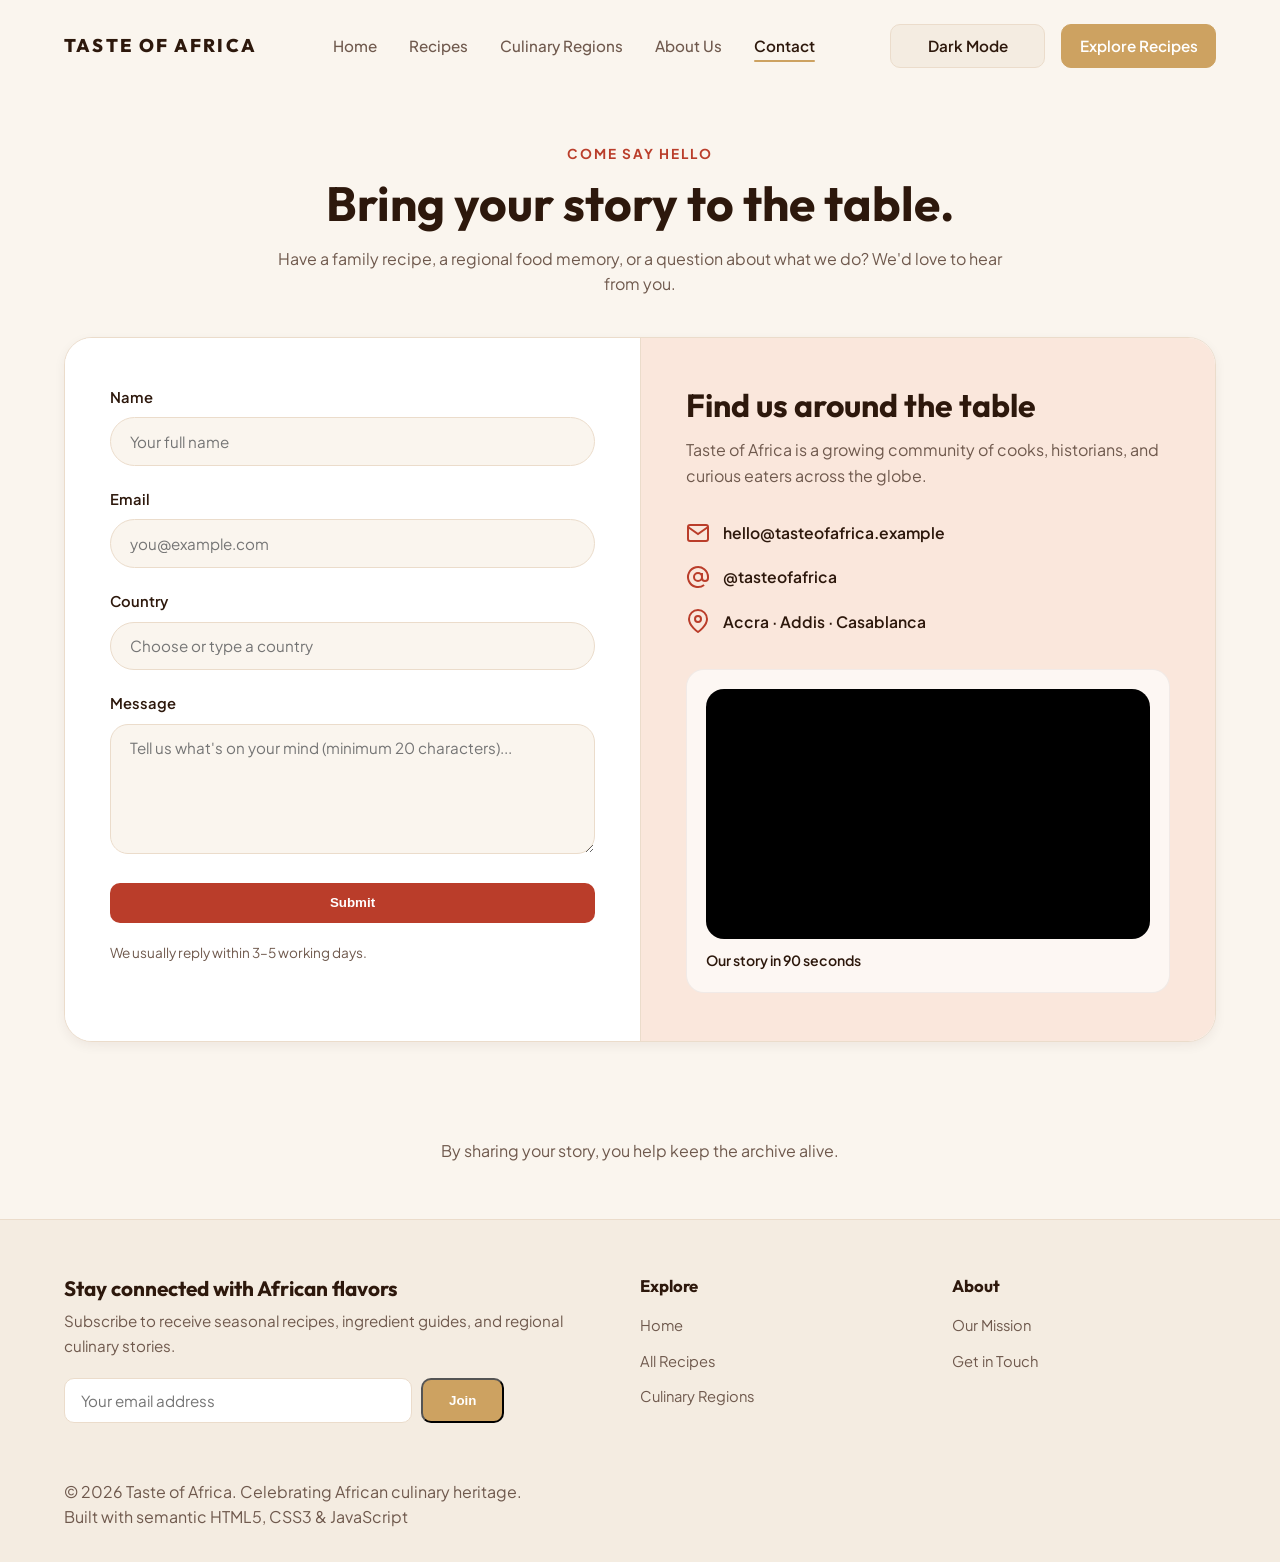
<file: contact.html>
<!DOCTYPE html>
<html lang="en">
<head>
  <meta charset="UTF-8">
  <meta name="viewport" content="width=device-width, initial-scale=1.0">
  <title>Contact Us | Taste of Africa</title>
  <meta name="description" content="Get in touch with Taste of Africa. Share family recipes, regional food memories, or culinary inquiries.">
  
  <!-- Main stylesheet -->
  <link rel="stylesheet" href="styles.css">
</head>
<body>

  <!-- Site Header and Navigation -->
  <header class="site-header">
    <div class="container">
      <a href="index.html" class="brand-logo">Taste of Africa</a>
      
      <nav class="main-nav" id="main-nav" aria-label="Main Navigation">
        <ul class="nav-links">
          <li><a href="index.html">Home</a></li>
          <li><a href="recipes.html">Recipes</a></li>
          <li><a href="regions.html">Culinary Regions</a></li>
          <li><a href="about.html">About Us</a></li>
          <li><a href="contact.html" class="active">Contact</a></li>
          <li class="mobile-only"><button type="button" id="mobile-theme-toggle" class="mobile-theme-btn">Theme</button></li>
          <li class="mobile-only"><a href="recipes.html">Explore Recipes</a></li>
        </ul>
      </nav>

      <!-- Theme Switcher and Call to Action (Desktop) -->
      <div class="header-actions">
        <button id="theme-toggle" class="theme-toggle-btn" aria-label="Toggle dark mode">Dark Mode</button>
        <a href="recipes.html" class="btn-cta">Explore Recipes</a>
      </div>

      <!-- Mobile Hamburger Toggle -->
      <button type="button" class="menu-toggle" id="menu-toggle" aria-label="Toggle navigation menu" aria-expanded="false" aria-controls="main-nav">
        <span class="hamburger-bar"></span>
        <span class="hamburger-bar"></span>
        <span class="hamburger-bar"></span>
      </button>
    </div>
  </header>

  <!-- Main Content -->
  <main class="container">

    <!-- Contact Header -->
    <section class="contact-header">
      <span class="eyebrow">Come Say Hello</span>
      <h1>Bring your story to the table.</h1>
      <p>Have a family recipe, a regional food memory, or a question about what we do? We'd love to hear from you.</p>
    </section>

    <!-- Two-column Contact Layout -->
    <div class="contact-grid">

      <!-- Left Column: Interactive Contact Form -->
      <section class="contact-form-card" aria-label="Contact form section">
        
        <!-- Validation error box handled by JavaScript -->
        <div id="form-error-message" class="form-error"></div>

        <!-- Submission confirmation box -->
        <div id="form-success-message" class="form-success-box"></div>

        <form id="contact-form">
          
          <!-- Name Field -->
          <div class="form-group">
            <label for="user-name">Name</label>
            <input type="text" id="user-name" name="name" class="form-control" placeholder="Your full name" required>
          </div>

          <!-- Email Field -->
          <div class="form-group">
            <label for="user-email">Email</label>
            <input type="email" id="user-email" name="email" class="form-control" placeholder="you@example.com" required>
          </div>

          <!-- Country Field with Datalist Suggestions -->
          <div class="form-group">
            <label for="user-country">Country</label>
            <input list="african-countries" id="user-country" name="country" class="form-control" placeholder="Choose or type a country" required>
            
            <datalist id="african-countries">
              <option value="Ghana">
              <option value="Nigeria">
              <option value="Ethiopia">
              <option value="Morocco">
              <option value="Kenya">
              <option value="Senegal">
              <option value="South Africa">
              <option value="Tanzania">
              <option value="Egypt">
              <option value="Rwanda">
            </datalist>
          </div>

          <!-- Message Field -->
          <div class="form-group">
            <label for="user-message">Message</label>
            <textarea id="user-message" name="message" class="form-control" rows="5" placeholder="Tell us what's on your mind (minimum 20 characters)..." required></textarea>
          </div>

          <!-- Submit Button -->
          <button type="submit" class="btn-terracotta" style="width: 100%; justify-content: center;">
            Submit
          </button>

          <p class="form-note">We usually reply within 3&ndash;5 working days.</p>
        </form>

      </section>

      <!-- Right Column: Community & Contact Info Card -->
      <aside class="contact-info-card" aria-label="Community contact information">
        <h2>Find us around the table</h2>
        <p>Taste of Africa is a growing community of cooks, historians, and curious eaters across the globe.</p>

        <!-- Contact details -->
        <div class="contact-details-list">
          
          <div class="contact-item">
            <svg class="contact-icon" viewBox="0 0 24 24" stroke-width="2">
              <path d="M4 4h16c1.1 0 2 .9 2 2v12c0 1.1-.9 2-2 2H4c-1.1 0-2-.9-2-2V6c0-1.1.9-2 2-2z"></path>
              <polyline points="22,6 12,13 2,6"></polyline>
            </svg>
            <span>hello@tasteofafrica.example</span>
          </div>

          <div class="contact-item">
            <svg class="contact-icon" viewBox="0 0 24 24" stroke-width="2">
              <circle cx="12" cy="12" r="4"></circle>
              <path d="M16 8v5a3 3 0 0 0 6 0v-1a10 10 0 1 0-3.92 7.94"></path>
            </svg>
            <span>@tasteofafrica</span>
          </div>

          <div class="contact-item">
            <svg class="contact-icon" viewBox="0 0 24 24" stroke-width="2">
              <path d="M21 10c0 7-9 13-9 13s-9-6-9-13a9 9 0 0 1 18 0z"></path>
              <circle cx="12" cy="10" r="3"></circle>
            </svg>
            <span>Accra &middot; Addis &middot; Casablanca</span>
          </div>

        </div>

        <!-- Video card -->
        <div class="contact-video-card">
          <div class="video-responsive-wrapper" style="margin-bottom: 0.5rem;">
            <iframe 
              src="https://www.youtube.com/embed/9bZkp7q19f0" 
              title="Our story in 90 seconds" 
              allow="accelerometer; autoplay; clipboard-write; encrypted-media; gyroscope; picture-in-picture" 
              allowfullscreen>
            </iframe>
          </div>
          <span style="font-size: 0.88rem; font-weight: 600;">Our story in 90 seconds</span>
        </div>

      </aside>

    </div>

    <!-- Bottom Community Quote -->
    <div class="contact-quote-footer">
      <p>By sharing your story, you help keep the archive alive.</p>
    </div>

  </main>

  <!-- Site Footer -->
  <footer class="site-footer">
    <div class="container">
      <div class="footer-top">
        
        <div class="footer-newsletter">
          <h3>Stay connected with African flavors</h3>
          <p>Subscribe to receive seasonal recipes, ingredient guides, and regional culinary stories.</p>
          <form id="newsletter-form" class="newsletter-form">
            <label for="newsletter-email" class="sr-only" style="display:none;">Email address</label>
            <input type="email" id="newsletter-email" placeholder="Your email address" required>
            <button type="submit" class="btn-primary">Join</button>
          </form>
          <div id="newsletter-feedback" class="newsletter-msg"></div>
        </div>

        <div class="footer-links">
          <h4>Explore</h4>
          <ul>
            <li><a href="index.html">Home</a></li>
            <li><a href="recipes.html">All Recipes</a></li>
            <li><a href="regions.html">Culinary Regions</a></li>
          </ul>
        </div>

        <div class="footer-links">
          <h4>About</h4>
          <ul>
            <li><a href="about.html">Our Mission</a></li>
            <li><a href="contact.html">Get in Touch</a></li>
          </ul>
        </div>

      </div>

      <div class="footer-bottom">
        <p>&copy; 2026 Taste of Africa. Celebrating African culinary heritage.</p>
        <p>Built with semantic HTML5, CSS3 &amp; JavaScript</p>
      </div>
    </div>
  </footer>

  <!-- Main script -->
  <script src="script.js"></script>
</body>
</html>
</file>
<file: styles.css>
/* Main styles for Taste of Africa project */

/* Font imports */
@import url('https://fonts.googleapis.com/css2?family=Outfit:wght@400;500;600;700;800&family=Playfair+Display:ital,wght@0,600;0,700;1,400&family=Plus+Jakarta+Sans:wght@400;500;600;700&display=swap');

/* Color variables and fonts */
:root {
  --bg-cream: #faf5ee;
  --bg-card: #ffffff;
  --bg-soft: #f4ece1;
  --bg-peach: #fae7dc;
  --text-dark: #2d180c;
  --text-muted: #6f594d;
  --text-light: #ffffff;
  --brown-hero: #3e1e12;
  --brown-card: #4a2416;
  --ochre-gold: #cda261;
  --ochre-hover: #b88f4f;
  --terracotta: #ba3d2a;
  --terracotta-hover: #9e3220;
  --border-soft: #ebdccb;
  --font-heading: 'Outfit', sans-serif;
  --font-serif: 'Playfair Display', Georgia, serif;
  --font-body: 'Plus Jakarta Sans', -apple-system, BlinkMacSystemFont, sans-serif;
  --shadow-sm: 0 4px 12px rgba(45, 24, 12, 0.06);
  --shadow-md: 0 10px 24px rgba(45, 24, 12, 0.09);
  --radius-sm: 10px;
  --radius-md: 18px;
  --radius-lg: 28px;
  --radius-pill: 999px;
  --transition: all 0.25s ease;
}

/* Dark mode theme variables */
body.dark-mode {
  --bg-cream: #181412;
  --bg-card: #241c18;
  --bg-soft: #2f2520;
  --bg-peach: #362620;
  --text-dark: #f8ede3;
  --text-muted: #c4b1a4;
  --border-soft: #44352d;
  --shadow-sm: 0 4px 12px rgba(0, 0, 0, 0.3);
  --shadow-md: 0 10px 24px rgba(0, 0, 0, 0.4);
}

/* Basic page reset */
* {
  margin: 0;
  padding: 0;
  box-sizing: border-box;
}

html {
  scroll-behavior: smooth;
  font-size: 16px;
}

body {
  background-color: var(--bg-cream);
  color: var(--text-dark);
  font-family: var(--font-body);
  line-height: 1.6;
  transition: background-color 0.3s ease, color 0.3s ease;
  min-height: 100vh;
  display: flex;
  flex-direction: column;
}

/* Container to center page content */
.container {
  width: 90%;
  max-width: 1180px;
  margin: 0 auto;
}

/* Headings and text */
h1,
h2,
h3,
h4 {
  font-family: var(--font-heading);
  color: var(--text-dark);
  line-height: 1.2;
  font-weight: 700;
}

p {
  color: var(--text-muted);
  font-size: 1rem;
}

a {
  text-decoration: none;
  color: inherit;
  transition: var(--transition);
}

img {
  max-width: 100%;
  height: auto;
  display: block;
}

/* Highlight tag for spices and methods */
mark {
  background-color: #f7dfa5;
  color: #3e1e12;
  padding: 0.1rem 0.35rem;
  border-radius: 4px;
  font-weight: 600;
}

/* Header and navigation */
.site-header {
  padding: 1.5rem 0;
  background-color: var(--bg-cream);
  position: sticky;
  top: 0;
  z-index: 100;
  transition: background-color 0.3s ease;
}

.site-header .container {
  display: flex;
  justify-content: space-between;
  align-items: center;
  gap: 1.5rem;
}

.brand-logo {
  font-family: var(--font-heading);
  font-size: 1.15rem;
  font-weight: 800;
  letter-spacing: 0.12em;
  text-transform: uppercase;
  color: var(--text-dark);
}

.main-nav {
  display: flex;
  align-items: center;
}

.nav-links {
  display: flex;
  list-style: none;
  gap: 2rem;
  align-items: center;
}

.nav-links a {
  font-size: 0.95rem;
  font-weight: 500;
  color: var(--text-muted);
  position: relative;
  padding: 0.3rem 0;
}

.nav-links a:hover {
  color: var(--text-dark);
}

.nav-links a.active {
  color: var(--text-dark);
  font-weight: 600;
}

.nav-links a.active::after {
  content: '';
  position: absolute;
  left: 0;
  bottom: -2px;
  width: 100%;
  height: 2px;
  background-color: var(--ochre-gold);
  border-radius: 2px;
}

/* Header buttons */
.header-actions {
  display: flex;
  align-items: center;
  gap: 1rem;
}

.theme-toggle-btn,
.btn-cta {
  width: 155px;
  height: 44px;
  box-sizing: border-box;
  display: inline-flex;
  align-items: center;
  justify-content: center;
  border-radius: var(--radius-sm);
  font-family: inherit;
  font-size: 0.95rem;
  font-weight: 600;
  text-align: center;
  cursor: pointer;
  line-height: 1;
  transition: var(--transition);
}

.theme-toggle-btn {
  background-color: var(--bg-soft);
  border: 1px solid var(--border-soft);
  color: var(--text-dark);
}

.theme-toggle-btn:hover {
  background-color: #ebdcc9;
  transform: translateY(-1px);
}

.btn-cta {
  background-color: var(--ochre-gold);
  border: 1px solid var(--ochre-gold);
  color: #ffffff;
}

.btn-cta:hover {
  background-color: var(--ochre-hover);
  border-color: var(--ochre-hover);
  transform: translateY(-1px);
}

.mobile-only {
  display: none;
}

.menu-toggle {
  display: none;
  background: transparent;
  border: 1px solid var(--border-soft);
  cursor: pointer;
  padding: 0;
  width: 44px;
  height: 44px;
  border-radius: var(--radius-sm);
  color: var(--text-dark);
  align-items: center;
  justify-content: center;
  flex-direction: column;
  gap: 5px;
  transition: var(--transition);
}

.menu-toggle:hover {
  background-color: var(--bg-soft);
}

.menu-toggle .hamburger-bar {
  display: block;
  width: 22px;
  height: 2px;
  background-color: currentColor;
  border-radius: 2px;
  transition: transform 0.25s ease, opacity 0.25s ease;
}

.menu-toggle.is-active .hamburger-bar:nth-child(1) {
  transform: translateY(7px) rotate(45deg);
}

.menu-toggle.is-active .hamburger-bar:nth-child(2) {
  opacity: 0;
}

.menu-toggle.is-active .hamburger-bar:nth-child(3) {
  transform: translateY(-7px) rotate(-45deg);
}

/* Buttons and badge styles */
.btn-primary {
  background-color: var(--ochre-gold);
  color: #ffffff;
  padding: 0.8rem 1.6rem;
  border-radius: var(--radius-sm);
  font-weight: 600;
  display: inline-flex;
  align-items: center;
  gap: 0.5rem;
  transition: var(--transition);
}

.btn-primary:hover {
  background-color: var(--ochre-hover);
}

.btn-terracotta {
  background-color: var(--terracotta);
  color: #ffffff;
  padding: 0.8rem 1.6rem;
  border-radius: var(--radius-sm);
  font-weight: 600;
  display: inline-flex;
  align-items: center;
  gap: 0.5rem;
  border: none;
  cursor: pointer;
  transition: var(--transition);
}

.btn-terracotta:hover {
  background-color: var(--terracotta-hover);
}

.tag-pill {
  display: inline-block;
  background-color: var(--bg-soft);
  color: var(--text-dark);
  font-size: 0.8rem;
  font-weight: 600;
  padding: 0.25rem 0.8rem;
  border-radius: var(--radius-pill);
}

/* Home hero banner */
.home-hero {
  padding: 1.5rem 0 3rem;
}

.hero-grid {
  display: grid;
  grid-template-columns: 1fr 1fr;
  align-items: stretch;
  background-color: var(--brown-hero);
  border-radius: var(--radius-lg);
  overflow: hidden;
  box-shadow: var(--shadow-md);
  height: 380px;
}

.hero-card-left {
  background-color: var(--brown-hero);
  color: #ffffff;
  padding: 2.4rem 2.8rem;
  display: flex;
  flex-direction: column;
  justify-content: center;
  height: 100%;
}

.eyebrow {
  color: var(--ochre-gold);
  font-size: 0.85rem;
  font-weight: 700;
  letter-spacing: 0.15em;
  text-transform: uppercase;
  margin-bottom: 0.75rem;
}

.hero-card-left h1 {
  color: #ffffff;
  font-size: 2.35rem;
  font-weight: 700;
  line-height: 1.15;
  margin-bottom: 0.85rem;
}

.hero-card-left p {
  color: rgba(255, 255, 255, 0.85);
  font-size: 1rem;
  line-height: 1.55;
  margin-bottom: 1.4rem;
  max-width: 440px;
}

.hero-card-right {
  position: relative;
  height: 100%;
  overflow: hidden;
}

.hero-card-right img {
  position: absolute;
  top: 0;
  left: 0;
  width: 100%;
  height: 100%;
  object-fit: cover;
  object-position: center;
  display: block;
}

.hero-badge-pill {
  position: absolute;
  bottom: 1.25rem;
  left: 1.25rem;
  background: rgba(255, 255, 255, 0.92);
  backdrop-filter: blur(8px);
  color: var(--brown-hero);
  font-weight: 600;
  font-size: 0.85rem;
  padding: 0.5rem 1.15rem;
  border-radius: var(--radius-pill);
  box-shadow: var(--shadow-sm);
  z-index: 2;
}

/* Culture mission and video */
.culture-banner {
  padding: 3rem 0;
}

.culture-grid {
  display: grid;
  grid-template-columns: 1fr 1fr;
  gap: 2.5rem;
  align-items: center;
}

.culture-text h2 {
  font-size: 2.3rem;
  margin-bottom: 1.25rem;
}

.culture-text p {
  font-size: 1.05rem;
  line-height: 1.7;
}

.culture-video-card {
  background-color: var(--bg-peach);
  border-radius: var(--radius-lg);
  padding: 1.5rem;
  box-shadow: var(--shadow-sm);
}

.video-responsive-wrapper {
  position: relative;
  padding-bottom: 56.25%;
  height: 0;
  overflow: hidden;
  border-radius: var(--radius-md);
  background-color: #000000;
  margin-bottom: 1rem;
}

.video-responsive-wrapper iframe {
  position: absolute;
  top: 0;
  left: 0;
  width: 100%;
  height: 100%;
  border: 0;
}

.video-info h3 {
  font-size: 1.15rem;
  margin-bottom: 0.25rem;
}

.video-info span {
  font-size: 0.88rem;
  color: var(--text-muted);
}

/* Featured dishes cards */
.featured-dishes {
  padding: 3rem 0 4rem;
}

.section-intro {
  margin-bottom: 2rem;
}

.section-intro h2 {
  font-size: 2.2rem;
  margin-bottom: 0.5rem;
}

.dishes-grid {
  display: grid;
  grid-template-columns: repeat(3, 1fr);
  gap: 1.8rem;
}

.dish-card {
  background-color: var(--bg-card);
  border-radius: var(--radius-md);
  border: 1px solid var(--border-soft);
  overflow: hidden;
  box-shadow: var(--shadow-sm);
  display: flex;
  flex-direction: column;
  transition: transform 0.25s ease, box-shadow 0.25s ease;
}

.dish-card:hover {
  transform: translateY(-4px);
  box-shadow: var(--shadow-md);
}

.dish-card figure {
  margin: 0;
  display: flex;
  flex-direction: column;
  height: 100%;
}

.dish-img-wrap {
  width: 100%;
  height: 220px;
  overflow: hidden;
}

.dish-img-wrap img {
  width: 100%;
  height: 100%;
  object-fit: cover;
  transition: transform 0.4s ease;
}

.dish-card:hover .dish-img-wrap img {
  transform: scale(1.05);
}

.dish-card figcaption {
  padding: 1.5rem;
  display: flex;
  flex-direction: column;
  flex-grow: 1;
}

.dish-card .tag-pill {
  align-self: flex-start;
  margin-bottom: 0.8rem;
}

.dish-card h3 {
  font-size: 1.3rem;
  margin-bottom: 0.6rem;
}

.dish-card p {
  font-size: 0.95rem;
  line-height: 1.5;
  margin-bottom: 1.25rem;
  flex-grow: 1;
}

.dish-link {
  font-size: 0.95rem;
  font-weight: 700;
  color: var(--ochre-gold);
  display: inline-flex;
  align-items: center;
  gap: 0.3rem;
  margin-top: auto;
}

.dish-link:hover {
  color: var(--ochre-hover);
  text-decoration: underline;
}

/* Latest food trends */
.food-trends {
  padding: 2rem 0 5rem;
}

.trends-header {
  display: flex;
  justify-content: space-between;
  align-items: flex-end;
  margin-bottom: 1.8rem;
}

.trends-header h2 {
  font-size: 2.2rem;
}

.trends-header a {
  font-weight: 700;
  color: var(--ochre-gold);
  font-size: 0.95rem;
}

.trends-header a:hover {
  text-decoration: underline;
}

.trends-grid {
  display: grid;
  grid-template-columns: repeat(3, 1fr);
  gap: 1.5rem;
}

.trend-card {
  background-color: var(--bg-card);
  border: 1px solid var(--border-soft);
  border-radius: var(--radius-md);
  padding: 1.8rem;
  box-shadow: var(--shadow-sm);
  transition: transform 0.25s ease;
}

.trend-card:hover {
  transform: translateY(-3px);
}

.trend-icon {
  color: var(--ochre-gold);
  font-size: 1.4rem;
  margin-bottom: 0.8rem;
}

.trend-card h3 {
  font-size: 1.15rem;
  margin-bottom: 0.6rem;
}

.trend-card p {
  font-size: 0.95rem;
  line-height: 1.55;
}

/* Footer and newsletter */
.site-footer {
  background-color: var(--bg-soft);
  border-top: 1px solid var(--border-soft);
  padding: 3.5rem 0 2rem;
  margin-top: auto;
}

.footer-top {
  display: grid;
  grid-template-columns: 2fr 1fr 1fr;
  gap: 3rem;
  margin-bottom: 3rem;
}

.footer-newsletter h3 {
  font-size: 1.3rem;
  margin-bottom: 0.5rem;
}

.footer-newsletter p {
  font-size: 0.95rem;
  margin-bottom: 1.25rem;
}

.newsletter-form {
  display: flex;
  gap: 0.6rem;
  max-width: 440px;
}

.newsletter-form input {
  flex-grow: 1;
  padding: 0.75rem 1rem;
  border: 1px solid var(--border-soft);
  border-radius: var(--radius-sm);
  background-color: var(--bg-card);
  color: var(--text-dark);
  font-family: inherit;
  font-size: 0.95rem;
}

.newsletter-form input:focus {
  outline: none;
  border-color: var(--ochre-gold);
}

.newsletter-msg {
  margin-top: 0.5rem;
  font-size: 0.85rem;
  color: var(--ochre-hover);
}

.footer-links h4 {
  font-size: 1.05rem;
  margin-bottom: 1rem;
}

.footer-links ul {
  list-style: none;
  display: flex;
  flex-direction: column;
  gap: 0.6rem;
}

.footer-links a {
  font-size: 0.92rem;
  color: var(--text-muted);
}

.footer-links a:hover {
  color: var(--text-dark);
}

/* Recipe page styles */
.recipe-page-header {
  padding: 2.5rem 0 1.5rem;
}

.recipe-page-header h1 {
  font-size: 3rem;
  margin: 0.5rem 0 0.8rem;
}

.filter-bar {
  display: flex;
  flex-wrap: wrap;
  gap: 0.8rem;
  margin: 1.5rem 0 2.5rem;
}

.filter-btn {
  background-color: var(--bg-soft);
  color: var(--text-dark);
  border: 1px solid var(--border-soft);
  padding: 0.55rem 1.4rem;
  border-radius: var(--radius-pill);
  font-family: inherit;
  font-size: 0.92rem;
  font-weight: 600;
  cursor: pointer;
  transition: var(--transition);
}

.filter-btn:hover {
  background-color: #ebdcc9;
}

.filter-btn.active {
  background-color: var(--bg-card);
  border-color: var(--ochre-gold);
  box-shadow: var(--shadow-sm);
}

/* Recipes two-column layout */
.recipes-layout {
  display: grid;
  grid-template-columns: 1.45fr 1fr;
  gap: 2rem;
  align-items: start;
}

/* Featured recipe showcase */
.recipe-main-card {
  background-color: var(--bg-card);
  border: 1px solid var(--border-soft);
  border-radius: var(--radius-lg);
  overflow: hidden;
  box-shadow: var(--shadow-sm);
}

.recipe-main-img-wrap {
  width: 100%;
  height: 380px;
  overflow: hidden;
}

.recipe-main-img-wrap img {
  width: 100%;
  height: 100%;
  object-fit: cover;
}

.recipe-main-body {
  padding: 2.2rem;
}

.recipe-meta-row {
  display: flex;
  align-items: center;
  gap: 1rem;
  margin-bottom: 0.8rem;
  font-size: 0.88rem;
  color: var(--text-muted);
}

.recipe-title-bar {
  display: flex;
  justify-content: space-between;
  align-items: flex-start;
  gap: 1rem;
  margin-bottom: 0.8rem;
}

.recipe-title-bar h2 {
  font-size: 2.2rem;
}

/* Heart favorite button */
.favorite-btn {
  background-color: var(--bg-soft);
  border: 1px solid var(--border-soft);
  color: var(--text-muted);
  width: 44px;
  height: 44px;
  border-radius: 50%;
  display: inline-flex;
  align-items: center;
  justify-content: center;
  cursor: pointer;
  transition: var(--transition);
  flex-shrink: 0;
}

.favorite-btn svg {
  width: 20px;
  height: 20px;
  stroke: currentColor;
  fill: none;
  transition: transform 0.2s ease, fill 0.2s ease;
}

.favorite-btn:hover {
  background-color: #f7e6dc;
  color: var(--terracotta);
}

.favorite-btn.is-favorited {
  background-color: #fce8e6;
  border-color: #f5b7b1;
  color: var(--terracotta);
}

.favorite-btn.is-favorited svg {
  fill: var(--terracotta);
  stroke: var(--terracotta);
}

.recipe-desc {
  font-size: 1.05rem;
  line-height: 1.6;
  margin-bottom: 1.8rem;
}

.recipe-divider {
  border: none;
  height: 1px;
  background-color: var(--border-soft);
  margin: 2rem 0;
}

/* Ingredients list in two columns */
.ingredients-grid {
  display: grid;
  grid-template-columns: 1fr 1fr;
  gap: 0.8rem 2rem;
  list-style: none;
  padding: 0;
  margin: 1.2rem 0 2rem;
}

.ingredients-grid li {
  font-size: 0.98rem;
  color: var(--text-dark);
  padding-left: 1.2rem;
  position: relative;
}

.ingredients-grid li::before {
  content: "•";
  color: var(--ochre-gold);
  font-weight: bold;
  position: absolute;
  left: 0;
}

/* Cooking instructions with details & summary */
.instruction-step {
  border-bottom: 1px solid var(--border-soft);
  padding: 1rem 0;
}

.instruction-step:first-of-type {
  border-top: 1px solid var(--border-soft);
}

.instruction-step summary {
  font-weight: 700;
  font-size: 1.05rem;
  cursor: pointer;
  list-style: none;
  display: flex;
  justify-content: space-between;
  align-items: center;
  padding: 0.3rem 0;
  color: var(--text-dark);
}

.instruction-step summary::-webkit-details-marker {
  display: none;
}

.instruction-step summary::after {
  content: '▼';
  font-size: 0.75rem;
  color: var(--text-muted);
  transition: transform 0.2s ease;
}

.instruction-step[open] summary::after {
  transform: rotate(180deg);
}

.instruction-step p {
  padding-top: 0.8rem;
  font-size: 0.95rem;
  line-height: 1.6;
}

/* Technique video card inside recipe */
.recipe-video-card {
  background-color: var(--bg-soft);
  border-radius: var(--radius-md);
  padding: 1.5rem;
  margin-top: 2rem;
}

.recipe-video-card h3 {
  font-size: 1.15rem;
  margin-bottom: 0.25rem;
}

.recipe-video-card p {
  font-size: 0.88rem;
  margin-bottom: 1rem;
}

/* Nutritional facts table */
.nutrition-section {
  margin-top: 2.2rem;
}

.nutrition-table {
  width: 100%;
  border-collapse: collapse;
  margin-top: 1rem;
  font-size: 0.92rem;
}

.nutrition-table th,
.nutrition-table td {
  padding: 0.65rem 1rem;
  text-align: left;
  border-bottom: 1px solid var(--border-soft);
}

.nutrition-table th {
  background-color: var(--bg-soft);
  color: var(--text-dark);
  font-weight: 600;
}

/* Sidebar recipes list */
.recipe-sidebar {
  display: flex;
  flex-direction: column;
  gap: 1.2rem;
}

.recipe-side-card {
  background-color: var(--bg-card);
  border: 1px solid var(--border-soft);
  border-radius: var(--radius-md);
  padding: 1.2rem;
  display: flex;
  align-items: center;
  gap: 1.2rem;
  box-shadow: var(--shadow-sm);
  transition: transform 0.2s ease, box-shadow 0.2s ease;
}

.recipe-side-card:hover {
  transform: translateY(-2px);
  box-shadow: var(--shadow-md);
}

.recipe-side-thumb {
  width: 85px;
  height: 85px;
  border-radius: var(--radius-sm);
  object-fit: cover;
  flex-shrink: 0;
}

.recipe-side-info {
  flex-grow: 1;
}

.recipe-side-info h3 {
  font-size: 1.15rem;
  margin-bottom: 0.25rem;
}

.recipe-side-info p {
  font-size: 0.85rem;
}

/* Recipe country map section */
.recipe-map-card {
  background-color: var(--bg-card);
  border: 1px solid var(--border-soft);
  border-radius: var(--radius-lg);
  padding: 2.5rem;
  margin-top: 3.5rem;
  margin-bottom: 4rem;
  display: grid;
  grid-template-columns: 1fr 1.3fr;
  gap: 2.5rem;
  align-items: center;
  box-shadow: var(--shadow-sm);
}

.recipe-map-text h2 {
  font-size: 2rem;
  margin: 0.5rem 0 1rem;
}

.recipe-map-embed {
  width: 100%;
  height: 320px;
  border-radius: var(--radius-md);
  overflow: hidden;
  box-shadow: var(--shadow-sm);
}

.recipe-map-embed iframe {
  width: 100%;
  height: 100%;
  border: 0;
  display: block;
}

/* Culinary regions page styles */
.regions-page-header {
  text-align: center;
  padding: 3rem 0 2.5rem;
  max-width: 800px;
  margin: 0 auto;
}

.regions-page-header h1 {
  font-size: 3rem;
  margin: 0.6rem 0 0.8rem;
}

.regions-list {
  display: flex;
  flex-direction: column;
  gap: 2.5rem;
  margin-bottom: 3rem;
}

.region-card {
  background-color: var(--bg-card);
  border: 1px solid var(--border-soft);
  border-radius: var(--radius-lg);
  overflow: hidden;
  box-shadow: var(--shadow-sm);
  display: grid;
  grid-template-columns: 1fr 1fr;
  align-items: stretch;
  height: 380px;
}

.region-content {
  padding: 2.2rem 2.8rem;
  display: flex;
  flex-direction: column;
  justify-content: center;
  height: 100%;
}

.region-content h2 {
  font-size: 2.3rem;
  margin: 0 0 0.25rem 0;
  color: var(--text-dark);
}

.region-countries {
  font-size: 0.95rem;
  color: var(--ochre-gold);
  font-weight: 700;
  margin-bottom: 1rem;
}

.region-desc {
  font-size: 1rem;
  line-height: 1.6;
  margin-bottom: 1.25rem;
  color: var(--text-muted);
}

.region-tags {
  display: flex;
  flex-wrap: wrap;
  gap: 0.6rem;
  margin-bottom: 1.25rem;
}

.region-links {
  margin-top: 0.2rem;
}

.region-media-wrap {
  position: relative;
  height: 100%;
  overflow: hidden;
}

.region-media-wrap img {
  position: absolute;
  top: 0;
  left: 0;
  width: 100%;
  height: 100%;
  object-fit: cover;
  object-position: center;
  display: block;
}

.region-video-pill {
  position: absolute;
  top: 50%;
  left: 50%;
  transform: translate(-50%, -50%);
  background: rgba(255, 255, 255, 0.94);
  backdrop-filter: blur(8px);
  color: var(--text-dark);
  font-size: 0.95rem;
  font-weight: 700;
  padding: 0.75rem 1.6rem;
  border-radius: var(--radius-pill);
  box-shadow: var(--shadow-md);
  display: inline-flex;
  align-items: center;
  gap: 0.6rem;
  border: none;
  cursor: pointer;
  transition: var(--transition);
}

.region-video-pill:hover {
  background: #ffffff;
  transform: translate(-50%, -50%) scale(1.04);
}

/* Pantry callout banner */
.pantry-callout-banner {
  background: linear-gradient(135deg, #c77b31, #b56820);
  color: #ffffff;
  border-radius: var(--radius-lg);
  padding: 3rem;
  display: flex;
  justify-content: space-between;
  align-items: center;
  gap: 2rem;
  margin: 3.5rem 0 4.5rem;
  box-shadow: var(--shadow-md);
}

.pantry-callout-banner .eyebrow {
  color: #ffecd1;
}

.pantry-callout-banner h2 {
  color: #ffffff;
  font-size: 2.2rem;
  margin-top: 0.3rem;
}

/* About page styles */
.about-hero {
  background-color: var(--brown-hero);
  color: #ffffff;
  border-radius: var(--radius-lg);
  padding: 4.5rem 3.5rem;
  margin: 1.5rem 0 3.5rem;
  box-shadow: var(--shadow-md);
}

.about-hero .eyebrow {
  color: var(--ochre-gold);
}

.about-hero h1 {
  font-family: var(--font-serif);
  color: #ffffff;
  font-size: 3.4rem;
  font-weight: 700;
  line-height: 1.15;
  margin: 0.8rem 0 1.2rem;
  max-width: 850px;
}

.about-hero p {
  color: rgba(255, 255, 255, 0.85);
  font-size: 1.15rem;
  max-width: 650px;
  margin-bottom: 2rem;
  line-height: 1.6;
}

.about-story-section {
  padding: 2rem 0 4rem;
}

.about-story-grid {
  display: grid;
  grid-template-columns: 1.15fr 1fr;
  gap: 3.5rem;
  align-items: center;
}

.about-story-text h2 {
  font-family: var(--font-serif);
  font-size: 2.5rem;
  margin-bottom: 1.5rem;
}

.about-story-text p {
  font-size: 1.05rem;
  line-height: 1.7;
  margin-bottom: 1.2rem;
}

.quote-box {
  background-color: var(--bg-peach);
  border-left: 4px solid var(--ochre-gold);
  border-radius: 0 var(--radius-md) var(--radius-md) 0;
  padding: 1.5rem 1.8rem;
  margin-top: 2rem;
}

.quote-box p {
  font-family: var(--font-heading);
  font-size: 1.35rem;
  font-weight: 600;
  color: var(--brown-hero);
  margin-bottom: 0;
  line-height: 1.4;
}

.about-image-card {
  border-radius: var(--radius-lg);
  overflow: hidden;
  box-shadow: var(--shadow-md);
}

.about-image-card img {
  width: 100%;
  height: 480px;
  object-fit: cover;
}

.photo-caption {
  font-size: 0.88rem;
  font-style: italic;
  color: var(--text-muted);
  margin-top: 0.8rem;
}

/* Landmark map section */
.landmark-section {
  padding: 2rem 0 4.5rem;
}

.landmark-section h2 {
  font-family: var(--font-serif);
  font-size: 2.4rem;
  margin-bottom: 1.8rem;
}

.landmark-map-container {
  position: relative;
  border-radius: var(--radius-lg);
  overflow: hidden;
  height: 440px;
  box-shadow: var(--shadow-md);
  border: 1px solid var(--border-soft);
}

.landmark-map-container iframe {
  width: 100%;
  height: 100%;
  border: 0;
}

.landmark-info-card {
  position: absolute;
  bottom: 2rem;
  left: 2rem;
  background: rgba(255, 255, 255, 0.94);
  backdrop-filter: blur(8px);
  padding: 1.4rem 1.8rem;
  border-radius: var(--radius-md);
  box-shadow: var(--shadow-md);
  max-width: 340px;
  z-index: 10;
  border: 1px solid rgba(255, 255, 255, 0.6);
}

body.dark-mode .landmark-info-card {
  background: rgba(36, 28, 24, 0.94);
  border-color: var(--border-soft);
}

.landmark-badge-title {
  display: flex;
  align-items: center;
  gap: 0.6rem;
  margin-bottom: 0.3rem;
}

.landmark-pin-icon {
  width: 32px;
  height: 32px;
  background-color: var(--ochre-gold);
  color: #ffffff;
  border-radius: 50%;
  display: inline-flex;
  align-items: center;
  justify-content: center;
  flex-shrink: 0;
}

.landmark-pin-icon svg {
  width: 17px;
  height: 17px;
  stroke: #ffffff;
}

.landmark-info-card h3 {
  font-size: 1.15rem;
}

.landmark-info-card .location-sub {
  font-size: 0.85rem;
  font-weight: 600;
  color: var(--text-muted);
  margin-bottom: 0.5rem;
}

.landmark-info-card p {
  font-size: 0.9rem;
  line-height: 1.45;
}

/* About bottom quick links bar */
.about-bottom-bar {
  border-top: 1px solid var(--border-soft);
  padding: 2.2rem 0;
  display: flex;
  justify-content: space-between;
  align-items: center;
  gap: 1.5rem;
  margin-bottom: 2rem;
}

.about-bottom-bar h3 {
  font-family: var(--font-serif);
  font-size: 1.6rem;
}

.about-bottom-links {
  display: flex;
  gap: 2rem;
}

.about-bottom-links a {
  font-weight: 700;
  color: var(--text-dark);
  font-size: 0.95rem;
}

/* Contact page styles */
.contact-header {
  text-align: center;
  padding: 3rem 0 2.5rem;
  max-width: 760px;
  margin: 0 auto;
}

.contact-header .eyebrow {
  color: var(--terracotta);
}

.contact-header h1 {
  font-size: 3rem;
  margin: 0.6rem 0 0.8rem;
}

.contact-grid {
  display: grid;
  grid-template-columns: 1fr 1fr;
  align-items: stretch;
  background-color: var(--bg-card);
  border: 1px solid var(--border-soft);
  border-radius: var(--radius-lg);
  overflow: hidden;
  box-shadow: var(--shadow-sm);
  margin-bottom: 3.5rem;
}

/* Contact form card */
.contact-form-card {
  background-color: var(--bg-card);
  padding: 3rem 2.8rem;
  height: 100%;
}

.form-group {
  margin-bottom: 1.4rem;
}

.form-group label {
  display: block;
  font-size: 0.92rem;
  font-weight: 600;
  color: var(--text-dark);
  margin-bottom: 0.5rem;
}

.form-control {
  width: 100%;
  padding: 0.85rem 1.2rem;
  border: 1px solid var(--border-soft);
  border-radius: var(--radius-pill);
  background-color: var(--bg-cream);
  color: var(--text-dark);
  font-family: inherit;
  font-size: 0.95rem;
  transition: border-color 0.2s ease, box-shadow 0.2s ease, background-color 0.2s ease;
}

textarea.form-control {
  border-radius: var(--radius-md);
  resize: vertical;
  min-height: 130px;
}

select.form-control {
  appearance: none;
  background-image: url("data:image/svg+xml;charset=UTF-8,%3csvg xmlns='http://www.w3.org/2000/svg' viewBox='0 0 24 24' fill='none' stroke='%236f594d' stroke-width='2' stroke-linecap='round' stroke-linejoin='round'%3e%3cpolyline points='6 9 12 15 18 9'%3e%3c/polyline%3e%3c/svg%3e");
  background-repeat: no-repeat;
  background-position: right 1.2rem center;
  background-size: 1rem;
}

/* Focus states for accessibility & rubric */
.form-control:focus {
  outline: none;
  border-color: var(--ochre-gold);
  background-color: #ffffff;
  box-shadow: 0 0 0 3px rgba(205, 162, 97, 0.25);
}

body.dark-mode .form-control:focus {
  background-color: var(--bg-card);
}

.form-error {
  display: none;
  background-color: #fce8e6;
  border-left: 4px solid var(--terracotta);
  color: var(--terracotta);
  padding: 0.8rem 1rem;
  border-radius: var(--radius-sm);
  font-size: 0.9rem;
  margin-bottom: 1.2rem;
  font-weight: 600;
}

.form-success-box {
  display: none;
  background-color: var(--bg-peach);
  border: 1px solid var(--ochre-gold);
  border-radius: var(--radius-md);
  padding: 2.5rem;
  text-align: center;
}

.form-success-box h3 {
  font-size: 1.6rem;
  color: var(--brown-hero);
  margin-bottom: 0.5rem;
}

.form-note {
  font-size: 0.85rem;
  color: var(--text-muted);
  margin-top: 1.2rem;
}

/* Contact right info card */
.contact-info-card {
  background-color: var(--bg-peach);
  border-left: 1px solid var(--border-soft);
  padding: 3rem 2.8rem;
  height: 100%;
}

.contact-info-card h2 {
  font-size: 2rem;
  margin-bottom: 0.8rem;
}

.contact-info-card p {
  line-height: 1.6;
  margin-bottom: 2rem;
}

.contact-details-list {
  display: flex;
  flex-direction: column;
  gap: 1.2rem;
  margin-bottom: 2.2rem;
}

.contact-item {
  display: flex;
  align-items: center;
  gap: 0.8rem;
  font-size: 0.98rem;
  font-weight: 600;
  color: var(--text-dark);
}

.contact-icon {
  width: 24px;
  height: 24px;
  stroke: var(--terracotta);
  fill: none;
  flex-shrink: 0;
}

.contact-video-card {
  background: rgba(255, 255, 255, 0.65);
  border-radius: var(--radius-md);
  padding: 1.2rem;
  border: 1px solid rgba(0, 0, 0, 0.05);
}

body.dark-mode .contact-video-card {
  background: rgba(0, 0, 0, 0.25);
  border-color: var(--border-soft);
}

.contact-quote-footer {
  text-align: center;
  padding: 2.5rem 0 3.5rem;
  font-size: 0.95rem;
  color: var(--text-muted);
}

/* Responsive screen rules */
@media (max-width: 900px) {

  .hero-grid,
  .culture-grid,
  .recipes-layout,
  .recipe-map-card,
  .region-card,
  .about-story-grid,
  .contact-grid {
    grid-template-columns: 1fr;
  }

  .hero-grid,
  .region-card {
    height: auto;
    max-height: none;
  }

  .hero-card-right,
  .region-media-wrap {
    min-height: 260px;
    height: 260px;
  }

  .hero-card-right img,
  .region-media-wrap img {
    position: static;
    height: 260px;
  }

  .about-hero {
    padding: 3rem 2rem;
  }

  .about-hero h1 {
    font-size: 2.4rem;
  }

  .region-card.reverse .region-media-wrap {
    order: -1;
  }

  .pantry-callout-banner,
  .about-bottom-bar {
    flex-direction: column;
    text-align: center;
  }

  .contact-info-card {
    border-left: none;
    border-top: 1px solid var(--border-soft);
  }

  .dishes-grid,
  .trends-grid {
    grid-template-columns: repeat(2, 1fr);
  }

  .footer-top {
    grid-template-columns: 1fr;
    gap: 2rem;
  }

  /* Mobile header and navigation */
  .header-actions {
    display: none;
  }

  .menu-toggle {
    display: inline-flex;
  }

  .mobile-only {
    display: block;
  }

  .main-nav {
    display: none;
    position: absolute;
    top: 100%;
    left: 0;
    width: 100%;
    background-color: var(--bg-card);
    border-bottom: 1px solid var(--border-soft);
    box-shadow: 0 12px 28px rgba(0, 0, 0, 0.12);
    padding: 1rem 1.5rem 1.5rem;
    z-index: 99;
  }

  .main-nav.is-open {
    display: block;
    animation: slideDownNav 0.25s ease-out forwards;
  }

  @keyframes slideDownNav {
    from {
      opacity: 0;
      transform: translateY(-8px);
    }
    to {
      opacity: 1;
      transform: translateY(0);
    }
  }

  .nav-links {
    display: flex;
    flex-direction: column;
    align-items: stretch;
    gap: 0.35rem;
    width: 100%;
  }

  .nav-links li {
    width: 100%;
  }

  .nav-links a,
  .mobile-theme-btn {
    display: block;
    width: 100%;
    padding: 0.85rem 1rem;
    border-radius: var(--radius-sm);
    font-size: 1.05rem;
    font-weight: 500;
    color: var(--text-dark);
    text-decoration: none;
    text-align: left;
    background: none;
    border: none;
    font-family: inherit;
    cursor: pointer;
    transition: var(--transition);
  }

  .nav-links a:hover,
  .mobile-theme-btn:hover {
    background-color: var(--bg-soft);
    color: var(--terracotta);
  }

  .nav-links a.active {
    background-color: var(--bg-soft);
    color: var(--terracotta);
    font-weight: 700;
  }

  .nav-links a.active::after {
    display: none;
  }

  .hero-card-left {
    padding: 2.5rem 2rem;
  }

  .hero-card-left h1 {
    font-size: 2.4rem;
  }
}

@media (max-width: 640px) {

  .dishes-grid,
  .trends-grid {
    grid-template-columns: 1fr;
  }

  .ingredients-grid {
    grid-template-columns: 1fr;
  }

  .newsletter-form {
    flex-direction: column;
  }

  .footer-bottom {
    flex-direction: column;
    gap: 0.8rem;
    text-align: center;
  }
}
</file>
